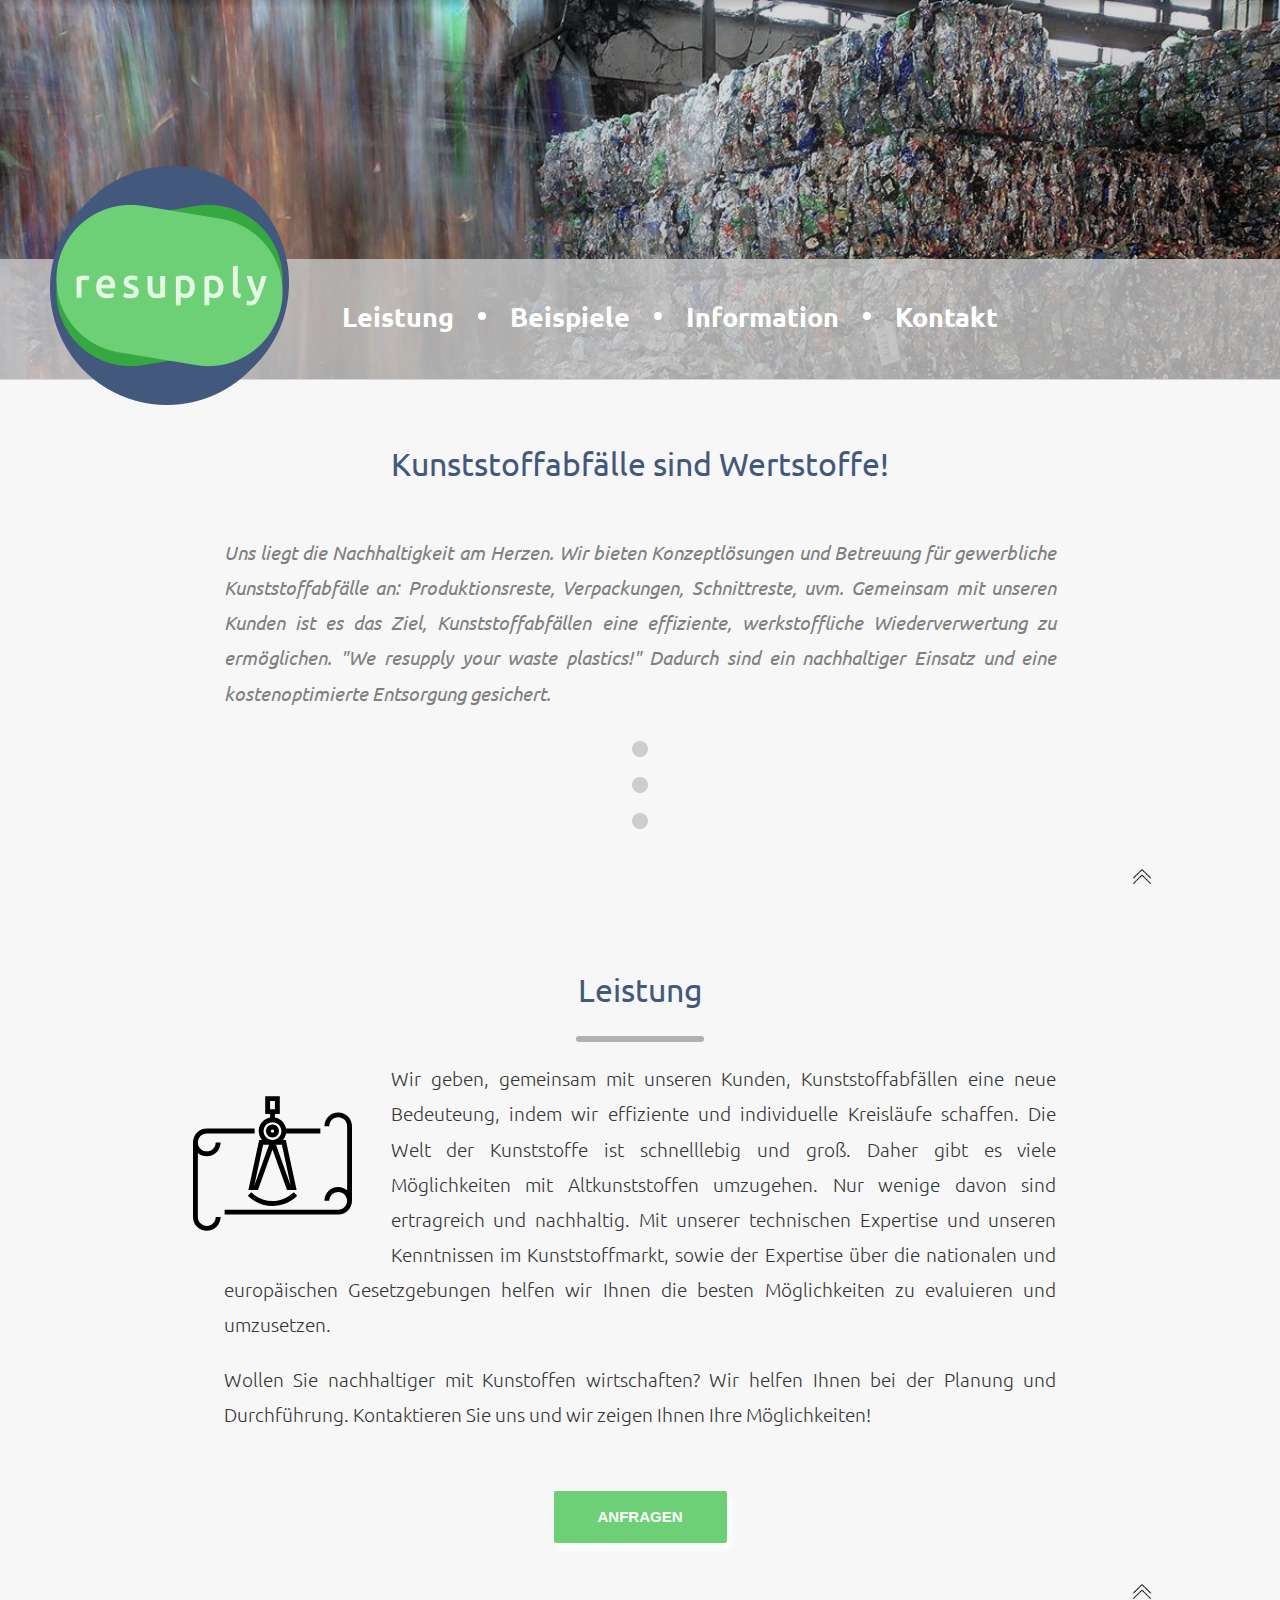
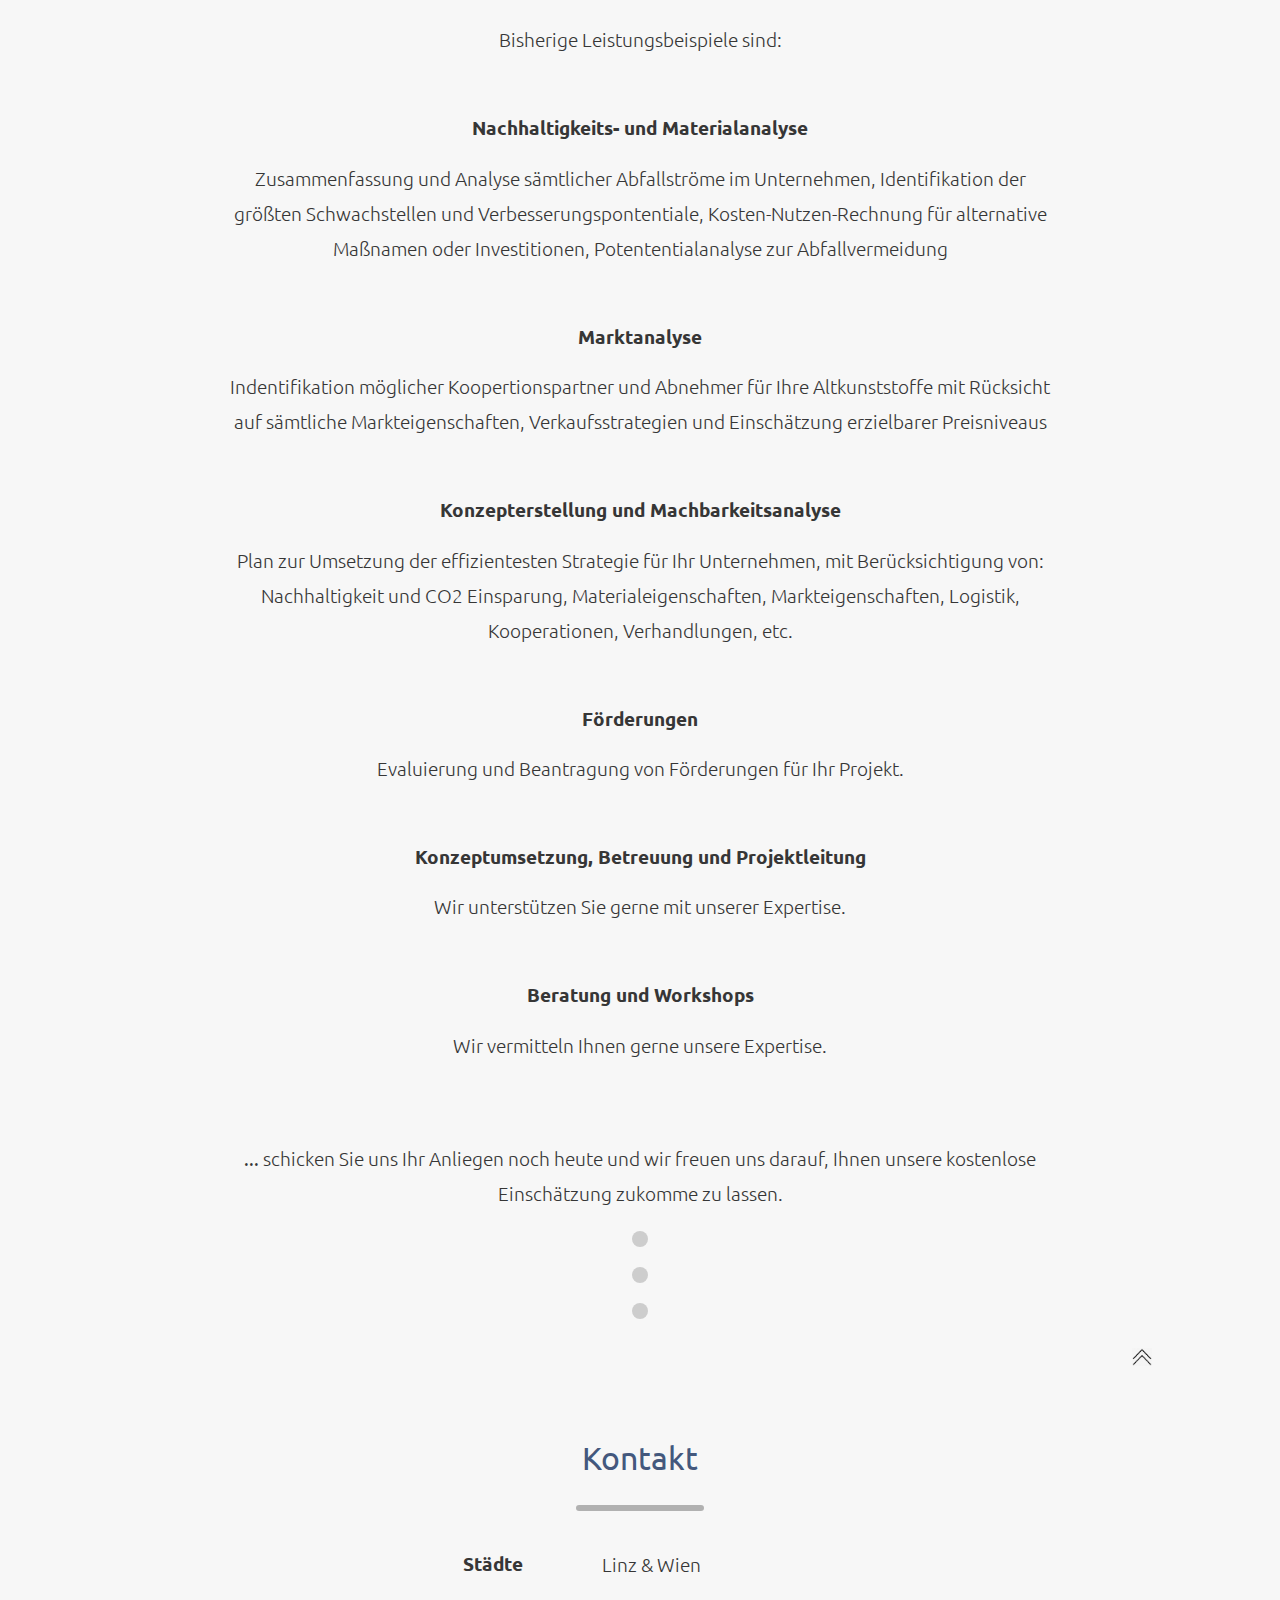
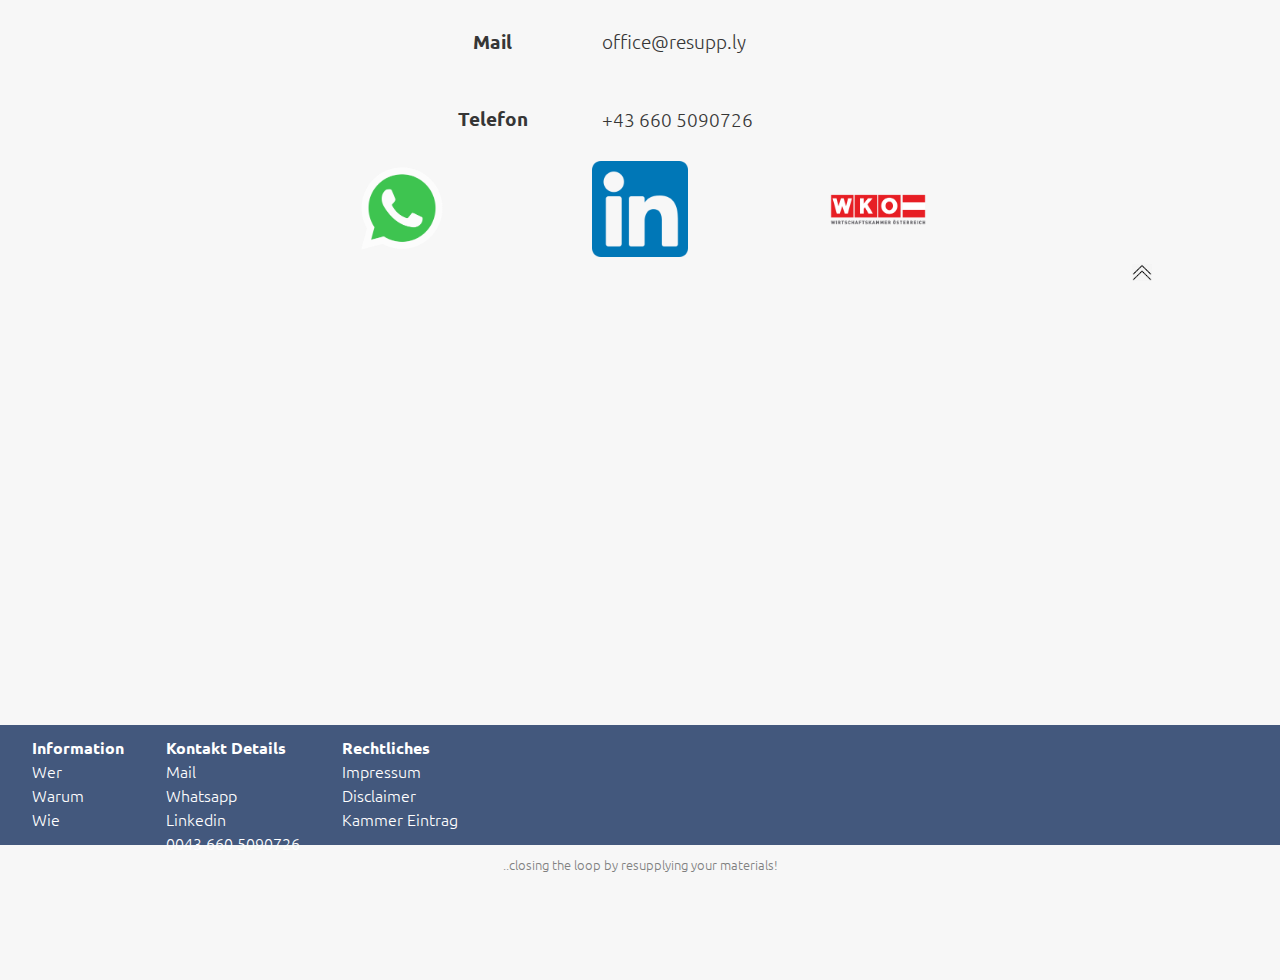
<file: index.html>
<!DOCTYPE html>
<html lang="de" dir="ltr">

<head>
  <meta charset="utf-8">
  <meta name="viewport" content="width=device-width">
  <title>Resupply waste materials: Abfälle sind Werkstoffe</title>
  <meta name="description" content="Resupply: Beratung, Entsorgungskonzepte und Vermittlung rund um Kunststoffabfälle." >  
  <link rel="stylesheet" href="css\styles.css">
  <link rel="icon" href="favicon.ico">
  <link href="https://fonts.googleapis.com/css2?family=Ubuntu:wght@300;400;500&display=swap" rel="stylesheet">
  <!-- Global site tag (gtag.js) - Google Analytics -->
  <script async src="https://www.googletagmanager.com/gtag/js?id=UA-164332597-1"></script>
  <script>
    window.dataLayer = window.dataLayer || [];

    function gtag() {
      dataLayer.push(arguments);
    }
    gtag('js', new Date());

    gtag('config', 'UA-164332597-1');
  </script>
  <!--end Google Analyt-->



  <!--Canonical-->
  <link rel="canonical" href="https://resupp.ly"/>
  
  <!-- Google Structured data-->
  <!--
   <script type="application/ld+json">
   {
     "@context": "https://schema.org",
      "@type": "Organization",
      "legalName": "Resupply",
      "url": "https://resupp.ly",
      "logo": "https://resupp.ly/images/resupplylogo.png",
      "telephone": "00436605090726",
      "email": "office@resupp.ly",
      "Founder": "DI David Mattersdorfer",
      "knowsAbout": "Kunststoffabfälle, Entsorgung, Nachhaltigkeit",
      "Slogan" : "We resupply your waste plastics ♻ Auch Kunststoffabfälle haben einen werkstofflichen Wert den wir nutzen können!"
   }
   {
      "@context": "https://schema.org",
      "@type": "Leistungen",
      "itemListElement": [{
        "@type": "ListItem",
        "position": 1,
        "name": "Beratung",
        "item": "https://resupp.ly/#section-consulting"
      },{
        "@type": "ListItem",
        "position": 2,
        "name": "Vermittlung",
        "item": "https://resupp.ly/#section-agency"
      },{
        "@type": "ListItem",
        "position": 3,
        "name": "Stocklist",
        "item": "https://resupp.ly/#section-PSL"
      }]
    }
  
   </script>
  -->
   <!-- End Google Structured data-->
  
</head>

<body>

  <!--FIRST BOX containing background picture, header, title, Logo, first three dots and Consulting Title-->
  <div id="top" class="infobox">
    <!--backgroundbox-->
    <div class="backgroundimage" id="about">
      <div class="emptybox"></div>
      <img class="logo" src="images\resupplylogo.png" alt="resupply">
     <!-- <h1 class="title">Resupply your waste materials: Abfälle sind Werkstoffe!</h1> -->
      <!-- MENU -->
      <div class="menubox">
        <table >
          <tr>
            <td>
              <p class="menunamefirst"><a class="menunlinks" href="#service">Leistung</a></p>
            </td>
            <td>
              <hr class="menudot">
            </td>
            <td>
              <p class="menuname"> <a class="menunlinks" href="#BSP">Beispiele</a></p>
            </td>
            <td>
              <hr class="menudot">
            </td>
            <td>
              <p class="menuname"> <a class="menunlinks" href="information.html">Information</a></p>
            </td>
            <td>
              <hr class="menudot">
            </td>
            
            <td>
              <p class="menuname"><a class="menunlinks" href="#contact">Kontakt</a></p>
            </td>
          </tr>

        </table>

      </div>
      <!--END MENU-->
      <div class="padding">
      <h1 class="header">Kunststoffabfälle sind Wertstoffe!</h1>
      <p class="about">
        <em>
          Uns liegt die Nachhaltigkeit am Herzen. Wir bieten Konzeptlösungen und Betreuung für gewerbliche Kunststoffabfälle an: Produktionsreste, Verpackungen, Schnittreste, uvm.
Gemeinsam mit unseren Kunden ist es das Ziel, Kunststoffabfällen eine effiziente, werkstoffliche Wiederverwertung zu ermöglichen. "We resupply your waste plastics!" Dadurch sind ein nachhaltiger Einsatz und eine kostenoptimierte Entsorgung gesichert.
        </em>

      </p>
      </div>
      
    </div>
    <!--END Backgroundbox-->

    <div class="flexbox">

      <div class="dotbox">
        <a href="#service">
          <hr class="dot">
          <hr class="dot">
          <hr class="dot">
        </a>
      </div>
      <div class="tothetop">
      <a href="#top"> <img class="arrow" src="images\toparrow.png" alt="nach oben scrollen"a>
      </div>
    </div>


  </div>
  <!-- END First box -->

  <!--Start second box-->
  <div class="infobox">
    
    <h2 class="header" id="service"><a class="headerlink" href="#service">Leistung</a></h2>
    <hr class="ruler">
    <div class="padding">



      <img class="image" src="images\concept.svg" alt="Konzept für Entsorgung von Kunststoffabfällen">

      <p class="text">
        Wir geben, gemeinsam mit unseren Kunden, Kunststoffabfällen eine neue Bedeuteung, indem wir effiziente und individuelle Kreisläufe schaffen. Die Welt der Kunststoffe ist schnelllebig und groß. Daher gibt es viele Möglichkeiten mit Altkunststoffen umzugehen. Nur wenige davon sind ertragreich und nachhaltig. Mit unserer technischen Expertise und unseren Kenntnissen im Kunststoffmarkt, sowie der Expertise über die nationalen und europäischen Gesetzgebungen helfen wir Ihnen die besten Möglichkeiten zu evaluieren und umzusetzen.
      </p>

      <p class="text">
        Wollen Sie nachhaltiger mit Kunstoffen wirtschaften? Wir helfen Ihnen bei der Planung und Durchführung. Kontaktieren Sie uns und wir zeigen Ihnen Ihre Möglichkeiten!
      </p>
      
      <a href="mailto:office@resupp.ly?subject=concept" class="button">ANFRAGEN</a>
    </div>
    <div class="tothetop">
        <a href="#top"> <img class="arrow" src="images\toparrow.png" alt="nach oben scrollen"></a>
    </div>

     <div class="padding">
      <p id="BSP"class="centertext">  
        Bisherige Leistungsbeispiele sind:
      </p>
      <br>
      <h3 > Nachhaltigkeits- und Materialanalyse</h3>
      <p class="centertext">Zusammenfassung und Analyse sämtlicher Abfallströme im Unternehmen, Identifikation der größten Schwachstellen und Verbesserungspontentiale, Kosten-Nutzen-Rechnung für alternative Maßnamen oder Investitionen, Potententialanalyse zur Abfallvermeidung
      </p>
      <br>
      <h3>Marktanalyse</h3>
      <p class="centertext">
        Indentifikation möglicher Koopertionspartner und Abnehmer für Ihre Altkunststoffe mit Rücksicht auf sämtliche Markteigenschaften, Verkaufsstrategien und Einschätzung erzielbarer Preisniveaus
      </p>
      <br>
      <h3>Konzepterstellung und Machbarkeitsanalyse</h3>
      <p class="centertext">
        Plan zur Umsetzung der effizientesten Strategie für Ihr Unternehmen, mit Berücksichtigung von: Nachhaltigkeit und CO2 Einsparung, Materialeigenschaften, Markteigenschaften, Logistik, Kooperationen, Verhandlungen, etc.
      </p>
      <br>
      <h3>Förderungen</h3>
      <p class="centertext">
        Evaluierung und Beantragung von Förderungen für Ihr Projekt.
      </p>
      <br>
      <h3>Konzeptumsetzung, Betreuung und Projektleitung</h3>
      <p class="centertext">
        Wir unterstützen Sie gerne mit unserer Expertise.
      </p>
      <br>
      <h3>Beratung und Workshops</h3>
      <p class="centertext">
      Wir vermitteln Ihnen gerne unsere Expertise.
      </p>
      <br>
      <br>
           <p class="centertext">
        <strong>...</strong> schicken Sie uns Ihr Anliegen noch heute und wir freuen uns darauf, Ihnen unsere kostenlose Einschätzung zukomme zu lassen.
      </p>

      <div class="dotbox">
        <a href="#contact">
          <hr class="dot">
          <hr class="dot">
          <hr class="dot">
        </a>
        
      </div>
      
    </div>
    <!--padding ende-->
    <div class="tothetop">
      <a href="#top"> <img class="arrow" src="images\toparrow.png" alt="nach oben scrollen"></a>
    </div>

  </div>
  <!--END Second Box-->


  <!--Start third box-->
  <div class="infobox">
    
    <h2 class="header" id="contact"><a class="headerlink" href="#contact">Kontakt</a></h2>
    <hr class="ruler">
    <div class="padding">
    <table>
      <tr>
        <td>
          
        </td>
      </tr>
    </table>  
    <table class="tablecenter">
      
      <tr >
        <td ><h3>Städte</h2></td>
        <td><p class="text">Linz & Wien</p></td>
      
      </tr>
      <tr>
  
        <td><h3>Mail</h2></td>
        <td><p class="text"><a class="hiddenlinks" href="mailto:office@resupp.ly">office@resupp.ly</a> </p></td>
   
      </tr>
    
      <tr>
      
        <td><h3>Telefon</h2></td>
        <td><p class="text">+43 660 5090726</p></td>
       
      </tr>
    </table>

    <table class="tablecenter">
      <tr>
        <td class="footersubtable"> <a class="hiddenlinks" href="https://wa.me/436605090726"><img class="logosmall" src="images\whatsapp.png" alt="Whatsapp"></a> </td>
        <td class="footersubtable"> <a class="hiddenlinks" href="https://www.linkedin.com/company/resupp/"><img class="logosmall" src="images\linkedin.png" alt="Linkedin"></a> </td>
        <td class="footersubtable">
          <a class="hiddenlinks" href="https://firmen.wko.at/di-david-nathanael-mattersdorfer--resupply/ober%c3%b6sterreich/?firmaid=39383963-3110-4227-b8bb-ad70b63127ec"><img class="logosmall" src="images\WKO.png" alt="Wirtschaftskammer Österreich"></a>
        </td>
      </tr>
    </table>
   
    
    </div>
    <!--padding ende-->
    
    <div class="tothetop">
      <a href="#top"> <img class="arrow" src="images\toparrow.png" alt="nach oben scrollen"></a>
      </div>
  </div>
  <!--END Third Box-->


  <!-- FOOTER -->


  </div>
  </div>
  <div id="footer" class="footerbox">

    <table>
      <tr>
        <th class="footertablehead"> Information</th>
        <th class="footertablehead">
          Kontakt Details
        </th>
        <th class="footertablehead">Rechtliches</th>
      </tr>
      <tr>
        <td class="footersubtable"><a class="hiddenlinks" href="information.html#who">Wer</a></td>
        <td class="footersubtable"><a class="hiddenlinks" href="mailto:office@resupp.ly?subject=general">Mail</a></td>
        <td class="footersubtable"> <a class="hiddenlinks" href="impressum.html">Impressum</a> </td>
      </tr>
      <tr>
        <td class="footersubtable"> <a class="hiddenlinks" href="information.html#why">Warum</a> </td>
        <td class="footersubtable"> <a class="hiddenlinks" href="https://wa.me/436605090726">Whatsapp</a> </td>
        <td class="footersubtable"> <a class="hiddenlinks" href="legalnotice.html">Disclaimer</a> </td>
      </tr>
      <tr>
        <td class="footersubtable"> <a class="hiddenlinks" href="information.html#how">Wie</a> </td>
        <td class="footersubtable"> <a class="hiddenlinks" href="https://www.linkedin.com/company/resupp/">Linkedin</a> </td>
        <td class="footersubtable">
          <a class="hiddenlinks" href="https://firmen.wko.at/di-david-nathanael-mattersdorfer--resupply/ober%c3%b6sterreich/?firmaid=39383963-3110-4227-b8bb-ad70b63127ec">Kammer Eintrag</a>
        </td>
      </tr>
      <tr>
        <td></td>
        <td class="footersubtable">0043 660 5090726</td>
      </tr>

    </table>
  </div>
  <!--beneath FOOTER-->


  <div class="bottombox">
    <p class="bottomtitle">..closing the loop by resupplying your materials!</p>
    <!--  <img class="bottomimage" src="images\resupplylogo.png" alt="resupply logo">-->
  </div>

</body>

</html>
</file>
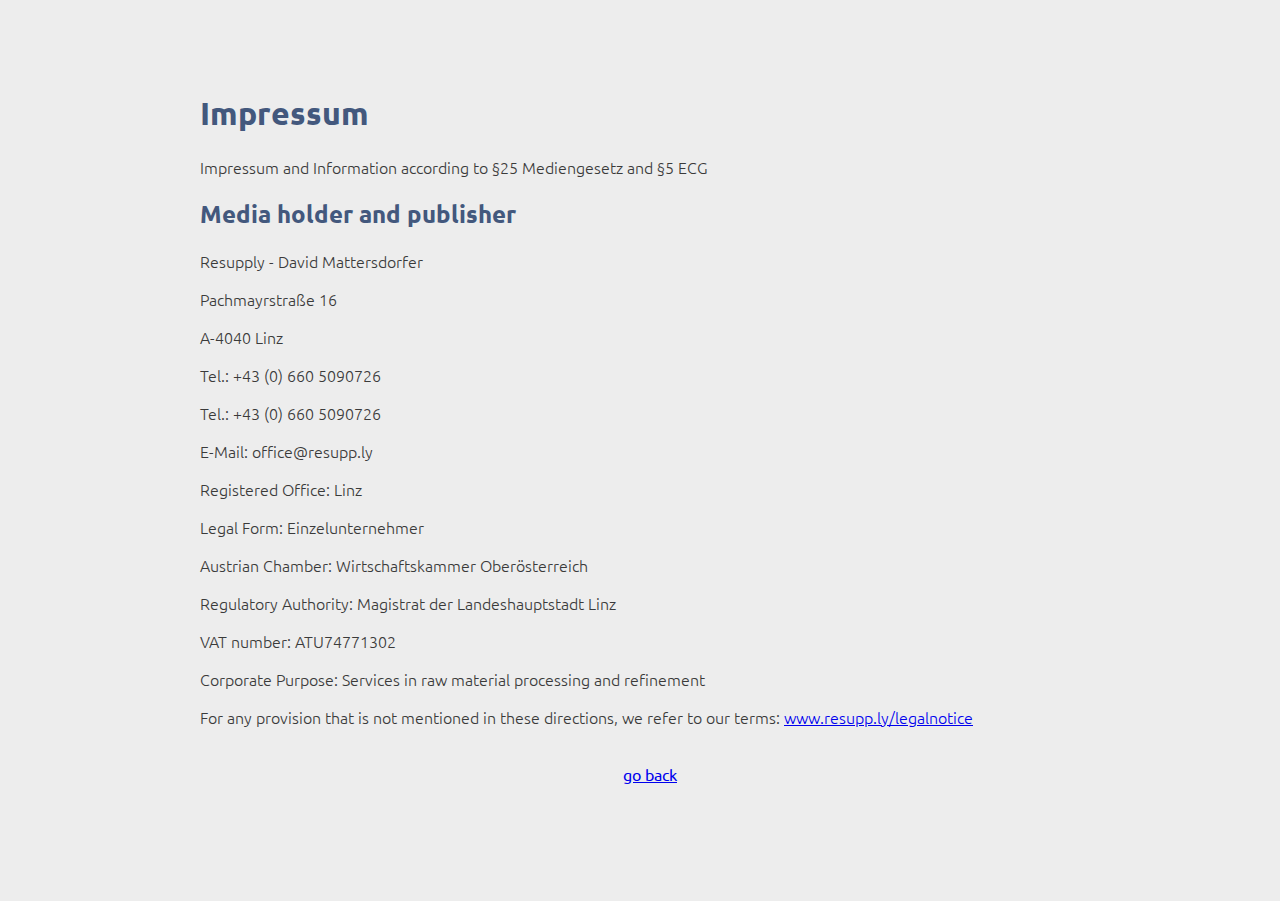
<file: impressum.html>
<!DOCTYPE html>
<html lang="en" dir="ltr">
  <head>
    <meta charset="utf-8">
    <meta name="viewport" content="width=device-width">
    <meta name="description" content="Impressum und Kontaktdaten der Firma Resupply" >  
    <title>resupply impressum</title>
    <link rel="stylesheet" href="css\legal.css">
    <link rel="icon" href="favicon.ico">
    <link href="https://fonts.googleapis.com/css2?family=Ubuntu:wght@300;400;500&display=swap" rel="stylesheet">
    <script async src="https://www.googletagmanager.com/gtag/js?id=UA-164332597-1"></script>
   
     <!--Canonical-->
    <link rel="canonical" href="https://resupp.ly"/> <!-- Global site tag (gtag.js) - Google Analytics -->
    <script>
      window.dataLayer = window.dataLayer || [];
      function gtag(){dataLayer.push(arguments);}
      gtag('js', new Date());

      gtag('config', 'UA-164332597-1');
    </script>
  </head>
  <body>
    <h1>Impressum</h1>
    <p>Impressum and Information according to §25 Mediengesetz and §5 ECG</p>
    <h2>Media holder and publisher</h2>
    <p>Resupply - David Mattersdorfer</p>
    <p>Pachmayrstraße 16</p>
    <p>A-4040 Linz</p>
    <p>Tel.: +43 (0) 660 5090726</p>
    <p>Tel.: +43 (0) 660 5090726</p>
    <p>E-Mail: office@resupp.ly</p>
    <p>Registered Office: Linz</p>
    <p>Legal Form: Einzelunternehmer</p>
    <p>Austrian Chamber: Wirtschaftskammer Oberösterreich</p>
    <p>Regulatory Authority: Magistrat der Landeshauptstadt Linz</p>
    <p>VAT number: ATU74771302</p>
    <p>Corporate Purpose: Services in raw material processing and refinement</p>
    <p>For any provision that is not mentioned in these directions, we refer to our terms: <a href="legalnotice.html">www.resupp.ly/legalnotice</a> </p>
    <!-- go back -->
    <div class="goback">
      <br>
      <a href="index.html">go back</a>
  
    </div>
  </body>
</html>
</file>
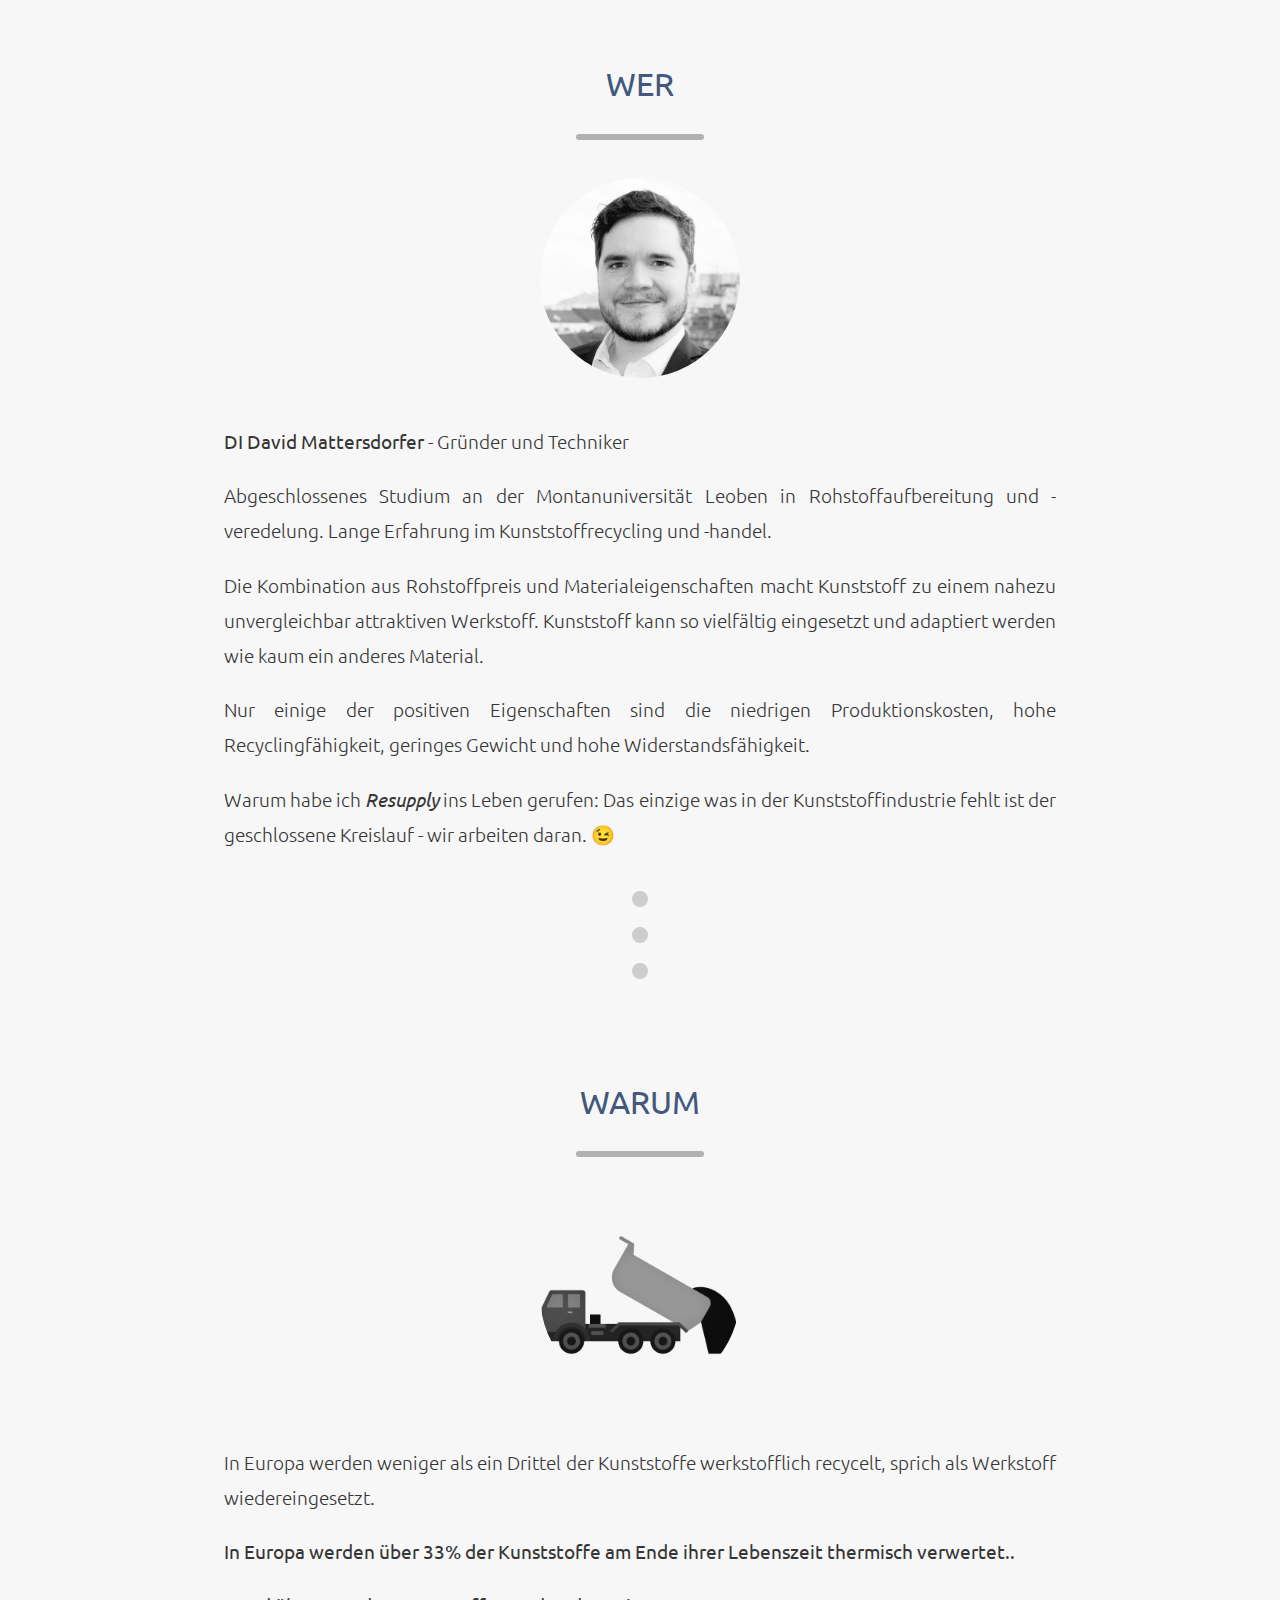
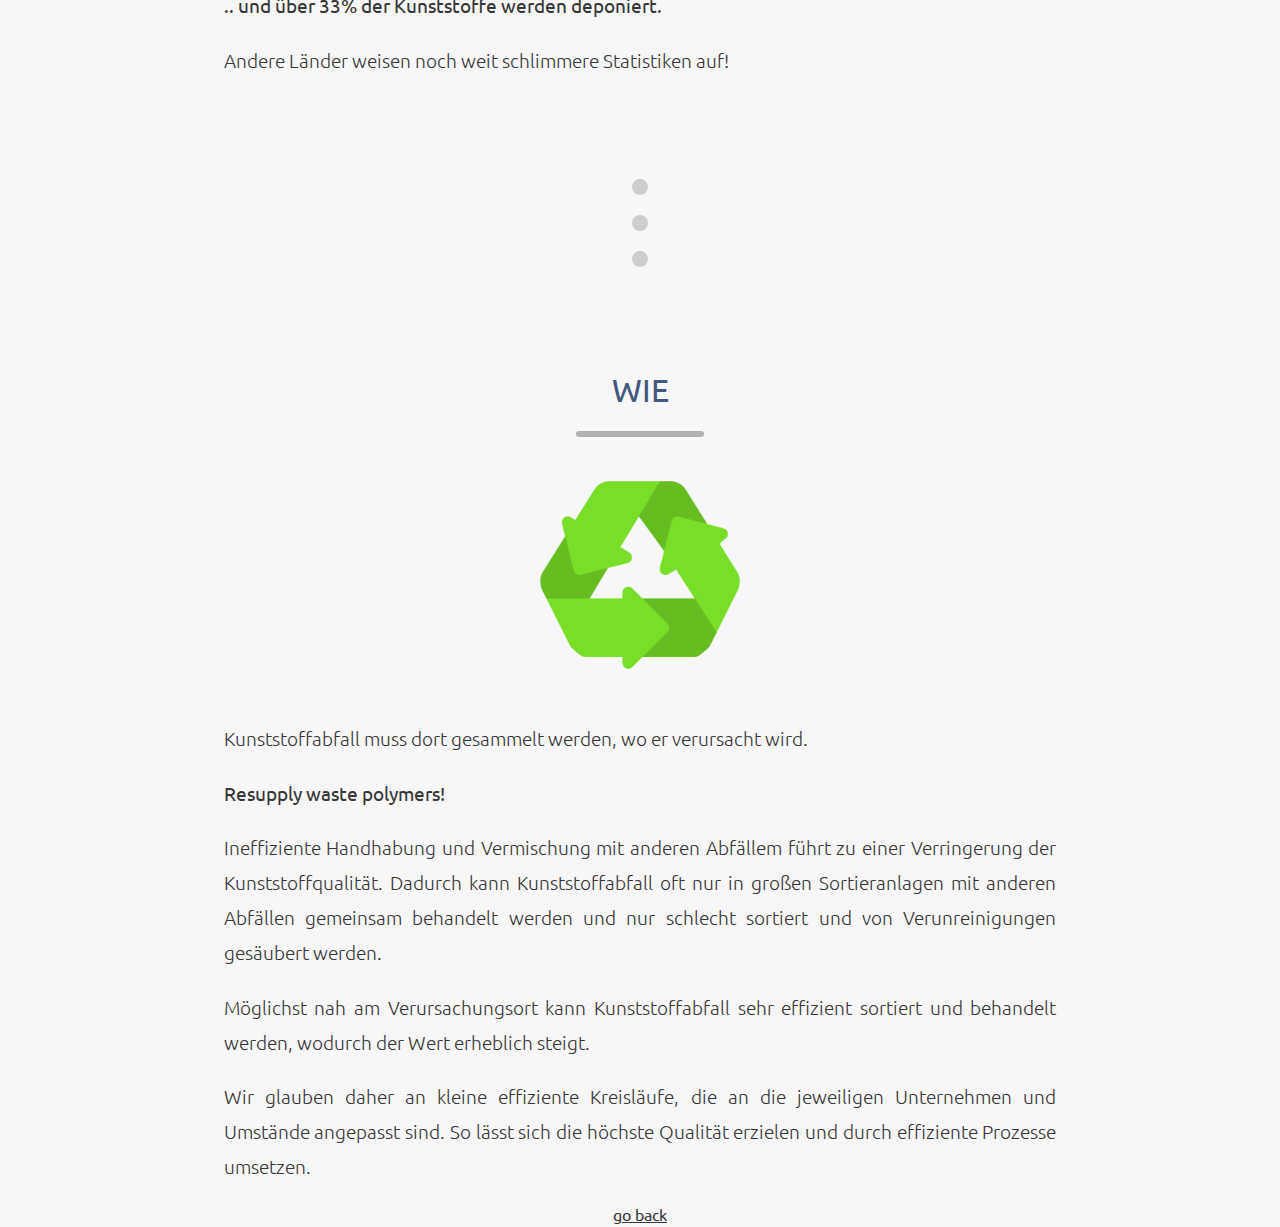
<file: information.html>
<!DOCTYPE html>
<html lang="de" dir="ltr">

<head>
  <meta charset="utf-8">
  <meta name="viewport" content="width=device-width">
  <title>Informationen über Resupply</title>
  <meta name="description" content="Wer hat Resupply gegründet? Warum wurde Resupply gegründet? Wie wird Resupply die Kunststoffgeschickte ändern?" >
  <link rel="stylesheet" href="css\styles.css">
  <link rel="icon" href="favicon.ico">
  <link href="https://fonts.googleapis.com/css2?family=Ubuntu:wght@300;400;500&display=swap" rel="stylesheet">
  <!-- Global site tag (gtag.js) - Google Analytics -->
  <script async src="https://www.googletagmanager.com/gtag/js?id=UA-164332597-1"></script>
  <script>
    window.dataLayer = window.dataLayer || [];

    function gtag() {
      dataLayer.push(arguments);
    }
    gtag('js', new Date());

    gtag('config', 'UA-164332597-1');
  </script>
</head>

<body>
  <div class="flexbox">
    <h1 id="who" class="header"><a class="headerlink" href="#who">WER</a></h1>
    <hr class="ruler">
    <div class="padding">
      <img class="infoimage" src="images\davidm.JPG" alt="David Mattersdorfer Founder Resupply">

      <h2 class="text">
        <strong>DI David Mattersdorfer</strong> - Gründer und Techniker
      </h2>

      <p class="text">
        Abgeschlossenes Studium an der Montanuniversität Leoben in Rohstoffaufbereitung und -veredelung. Lange Erfahrung im Kunststoffrecycling und -handel.
      </p>

      <p class="text">
        Die Kombination aus Rohstoffpreis und Materialeigenschaften macht Kunststoff zu einem nahezu unvergleichbar attraktiven Werkstoff. Kunststoff kann so vielfältig eingesetzt und adaptiert werden wie kaum ein anderes Material.
      </p>
      <p class="text">
        Nur einige der positiven Eigenschaften sind die niedrigen Produktionskosten, hohe Recyclingfähigkeit, geringes Gewicht und hohe Widerstandsfähigkeit.
      </p>

      <p class="text">
        Warum habe ich <em>Resupply</em> ins Leben gerufen: Das einzige was in der Kunststoffindustrie fehlt ist der geschlossene Kreislauf - wir arbeiten daran. 😉
      </p>

    </div>
    <div class="dotbox">


    <a href="#why">
      <hr class="dot">
      <hr class="dot">
      <hr class="dot">
    </a>
    </div>
  </div>


  <div class="flexbox" >
    <h1  id="why"class="header"><a class="headerlink" href="#why">WARUM</a></h1>
    <hr class="ruler">
    <div class="padding">
      <img class="infoimage" src="images\halde.png" alt="Kunststoffabfälle richtig entsorgen">


      <p class="text">
        In Europa werden weniger als ein Drittel der Kunststoffe werkstofflich recycelt, sprich als Werkstoff wiedereingesetzt.
      </p>
      <p class="text">
        <strong>
          In Europa werden über 33% der Kunststoffe am Ende ihrer Lebenszeit thermisch verwertet..
        </strong>
      </p>
      <p class="text">
        <strong>        .. und über 33% der Kunststoffe werden deponiert. </strong>
      </p>
      <p class="text">Andere Länder weisen noch weit schlimmere Statistiken auf!</p>


    </div>
    <div class="dotbox">
    <a href="#how">
      <hr class="dot">
      <hr class="dot">
      <hr class="dot">
    </div>
    </a>
  </div>


  <div class="infobox" >
    <h1 id="how" class="header"><a class="headerlink" href="#how">WIE</a></h1>
    <hr class="ruler">
    <div class="padding">

      <img class="infoimage" src="images\recycle.png" alt="Kreislaufwirtschaft von Kunststoffabfällen">

      <h2 class="text">
        Kunststoffabfall muss dort gesammelt werden, wo er verursacht wird.
      </h2>

      <p class="text">
        <strong> Resupply waste polymers! </strong>
      </p>
      <p class="text">
        Ineffiziente Handhabung und Vermischung mit anderen Abfällem führt zu einer Verringerung der Kunststoffqualität. Dadurch kann Kunststoffabfall oft nur in großen Sortieranlagen mit anderen Abfällen gemeinsam behandelt werden und nur schlecht
        sortiert und von Verunreinigungen gesäubert werden.
      </p>
      <p class="text">
        Möglichst nah am Verursachungsort kann Kunststoffabfall sehr effizient sortiert und behandelt werden, wodurch der Wert erheblich steigt.
      </p>
      <p class="text">
        Wir glauben daher an kleine effiziente Kreisläufe, die an die jeweiligen Unternehmen und Umstände angepasst sind. So lässt sich die höchste Qualität erzielen und durch effiziente Prozesse umsetzen.
      </p>
    </div>
    <div class="goback">
      <a href="index.html">go back</a>
    </div>


  </div>


</body>

</html>
</file>
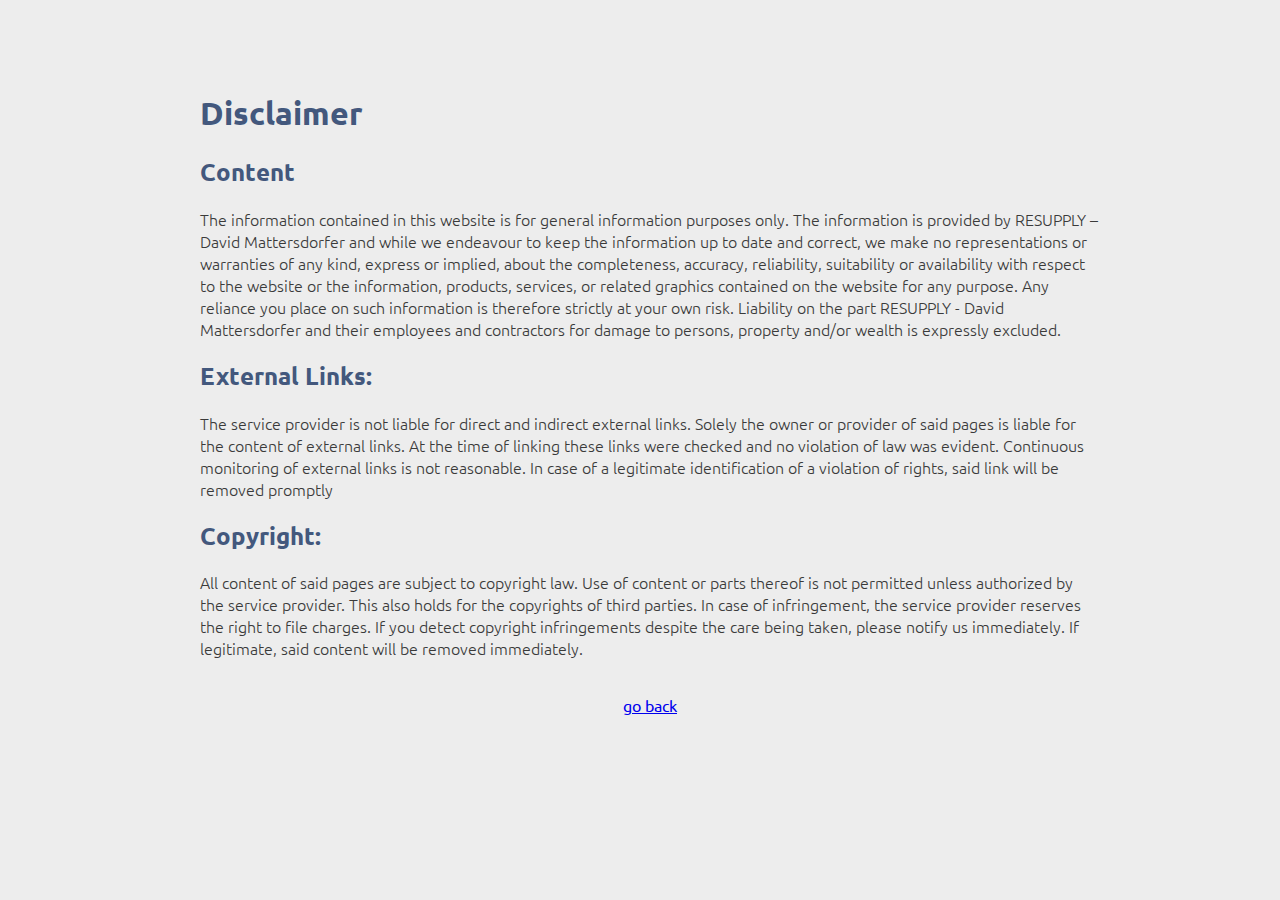
<file: legalnotice.html>
<!DOCTYPE html>
<html lang="en" dir="ltr">
  <head>
    <meta charset="utf-8">
    <meta name="viewport" content="width=device-width">
    <title>resupply impressum</title>
    <link rel="stylesheet" href="css\legal.css">
    <link rel="icon" href="favicon.ico">
    <link href="https://fonts.googleapis.com/css2?family=Ubuntu:wght@300;400;500&display=swap" rel="stylesheet">
      <!--Canonical-->
    <link rel="canonical" href="https://resupp.ly"/>
    <!-- Global site tag (gtag.js) - Google Analytics -->
    <script async src="https://www.googletagmanager.com/gtag/js?id=UA-164332597-1"></script>
    <script>
      window.dataLayer = window.dataLayer || [];
      function gtag(){dataLayer.push(arguments);}
      gtag('js', new Date());

      gtag('config', 'UA-164332597-1');
    </script>
  </head>
  <body>

    <h1>Disclaimer</h1>
    <h2>Content</h2>
    <p>The information contained in this website is for general information purposes only. The information is provided by RESUPPLY – David Mattersdorfer and while we endeavour to keep the information up to date and correct, we make no representations or warranties of any kind, express or implied, about the completeness, accuracy, reliability, suitability or availability with respect to the website or the information, products, services, or related graphics contained on the website for any purpose. Any reliance you place on such information is therefore strictly at your own risk. Liability on the part RESUPPLY - David Mattersdorfer and their employees and contractors for damage to persons, property and/or wealth is expressly excluded.</p>
    <h2>External Links:</h2>
    <p>The service provider is not liable for direct and indirect external links. Solely the owner or provider of said pages is liable for the content of external links. At the time of linking these links were checked and no violation of law was evident. Continuous monitoring of external links is not reasonable. In case of a legitimate identification of a violation of rights, said link will be removed promptly</p>
    <h2>Copyright:</h2>
    <p>All content of said pages are subject to copyright law. Use of content or parts thereof is not permitted unless authorized by the service provider. This also holds for the copyrights of third parties. In case of infringement, the service provider reserves the right to file charges. If you detect copyright infringements despite the care being taken, please notify us immediately. If legitimate, said content will be removed immediately.</p>
    <!-- go back -->
    <div class="goback">
      <br>
      <a href="index.html">go back</a>
    </div>
  </body>
</html>
</file>
